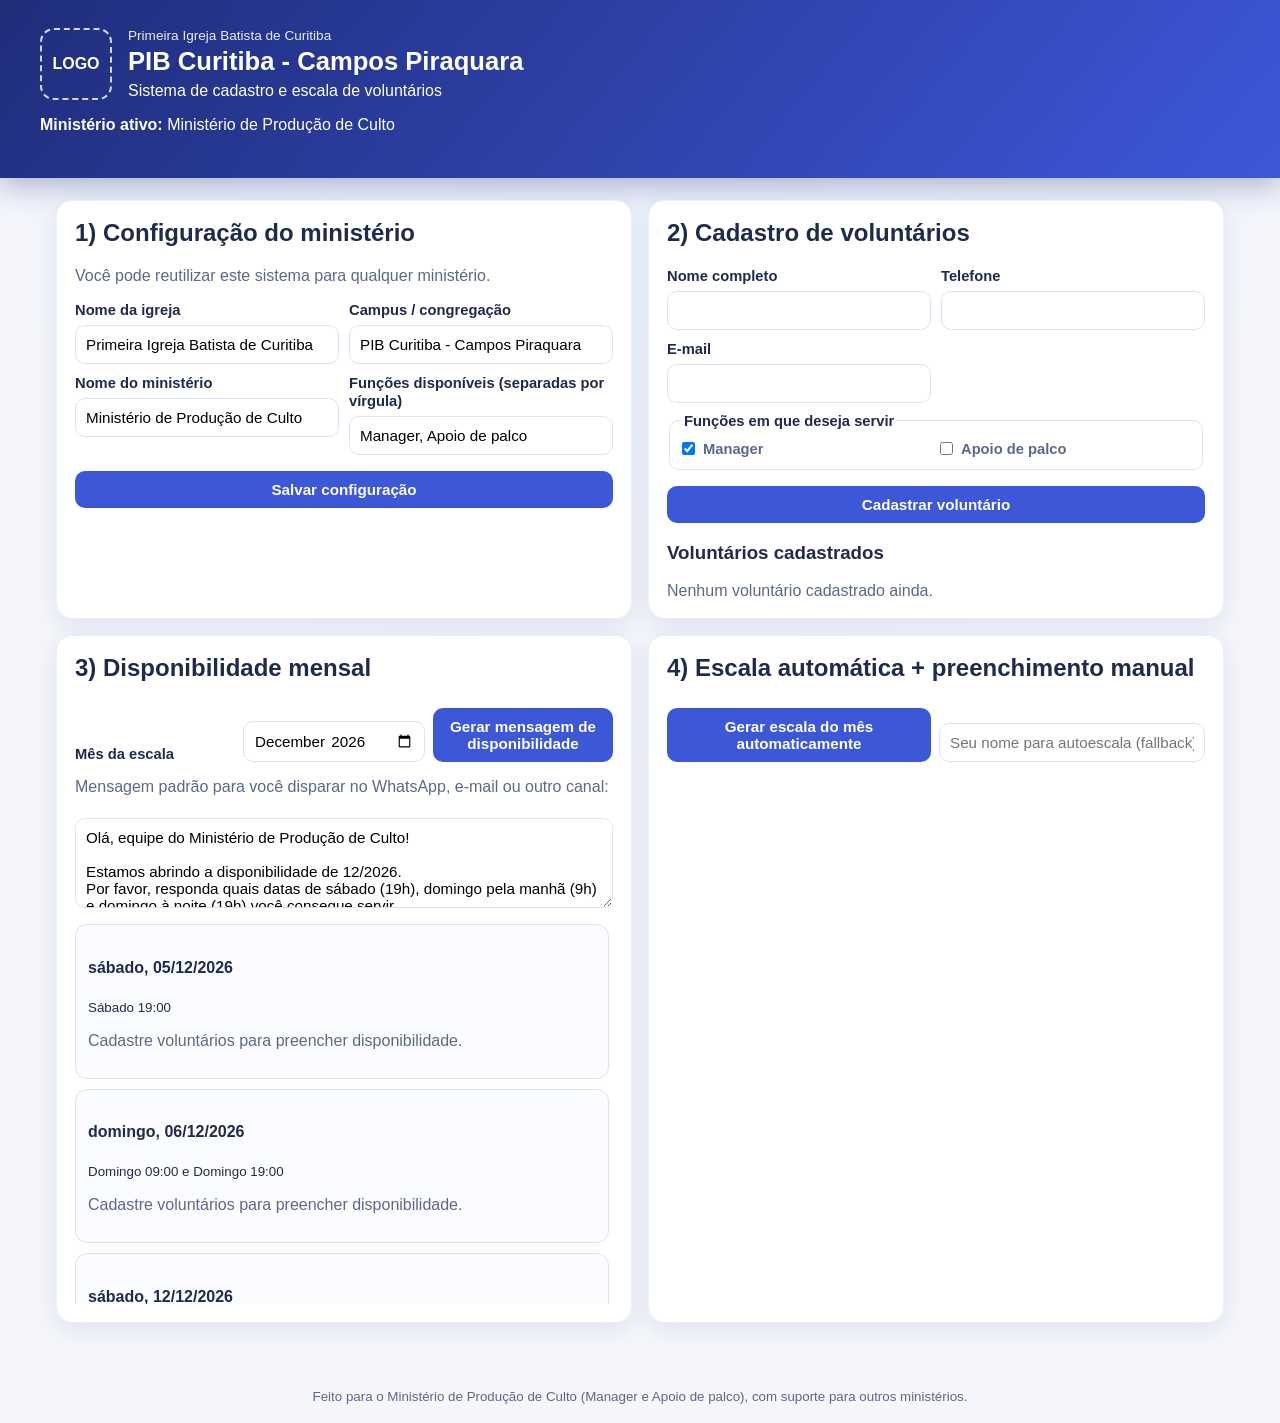
<file: index.html>
<!DOCTYPE html>
<html lang="pt-BR">
  <head>
    <meta charset="UTF-8" />
    <meta name="viewport" content="width=device-width, initial-scale=1.0" />
    <title>Escala de Voluntários | PIB Curitiba - Campos Piraquara</title>
    <link rel="stylesheet" href="styles.css" />
  </head>
  <body>
    <header class="hero">
      <div class="hero-brand">
        <div class="logo-placeholder" aria-label="Espaço para logo da igreja">LOGO</div>
        <div>
          <p class="eyebrow">Primeira Igreja Batista de Curitiba</p>
          <h1>PIB Curitiba - Campos Piraquara</h1>
          <p class="subtitle">Sistema de cadastro e escala de voluntários</p>
        </div>
      </div>

      <div class="hero-meta">
        <p><strong>Ministério ativo:</strong> <span id="active-ministry-name">Ministério de Produção de Culto</span></p>
      </div>
    </header>

    <main class="layout">
      <section class="card">
        <h2>1) Configuração do ministério</h2>
        <p class="muted">Você pode reutilizar este sistema para qualquer ministério.</p>

        <form id="ministry-form" class="form-grid">
          <div>
            <label for="church-name">Nome da igreja</label>
            <input id="church-name" type="text" required />
          </div>
          <div>
            <label for="campus-name">Campus / congregação</label>
            <input id="campus-name" type="text" required />
          </div>
          <div>
            <label for="ministry-name">Nome do ministério</label>
            <input id="ministry-name" type="text" required />
          </div>
          <div>
            <label for="roles-input">Funções disponíveis (separadas por vírgula)</label>
            <input id="roles-input" type="text" placeholder="Ex.: Manager, Apoio de palco" required />
          </div>
          <button type="submit">Salvar configuração</button>
        </form>
      </section>

      <section class="card">
        <h2>2) Cadastro de voluntários</h2>
        <form id="volunteer-form" class="form-grid">
          <div>
            <label for="volunteer-name">Nome completo</label>
            <input id="volunteer-name" type="text" required />
          </div>
          <div>
            <label for="volunteer-phone">Telefone</label>
            <input id="volunteer-phone" type="tel" required />
          </div>
          <div>
            <label for="volunteer-email">E-mail</label>
            <input id="volunteer-email" type="email" required />
          </div>

          <fieldset class="roles-fieldset">
            <legend>Funções em que deseja servir</legend>
            <div id="roles-checkboxes" class="checkbox-grid"></div>
          </fieldset>

          <button type="submit">Cadastrar voluntário</button>
        </form>

        <h3>Voluntários cadastrados</h3>
        <ul id="volunteers-list" class="list"></ul>
      </section>

      <section class="card">
        <h2>3) Disponibilidade mensal</h2>

        <div class="inline-row">
          <label for="month-picker">Mês da escala</label>
          <input id="month-picker" type="month" />
          <button id="send-request-button" type="button">Gerar mensagem de disponibilidade</button>
        </div>

        <p class="muted">Mensagem padrão para você disparar no WhatsApp, e-mail ou outro canal:</p>
        <textarea id="request-message" rows="4" readonly></textarea>

        <div id="availability-calendar" class="calendar"></div>
      </section>

      <section class="card">
        <h2>4) Escala automática + preenchimento manual</h2>
        <div class="inline-row">
          <button id="generate-schedule-button" type="button">Gerar escala do mês automaticamente</button>
          <input id="fallback-name" type="text" placeholder="Seu nome para autoescala (fallback)" />
        </div>

        <div id="schedule-output" class="schedule-output"></div>
      </section>
    </main>

    <footer>
      <small>
        Feito para o Ministério de Produção de Culto (Manager e Apoio de palco), com suporte para outros ministérios.
      </small>
    </footer>

    <script src="app.js"></script>
  </body>
</html>
</file>
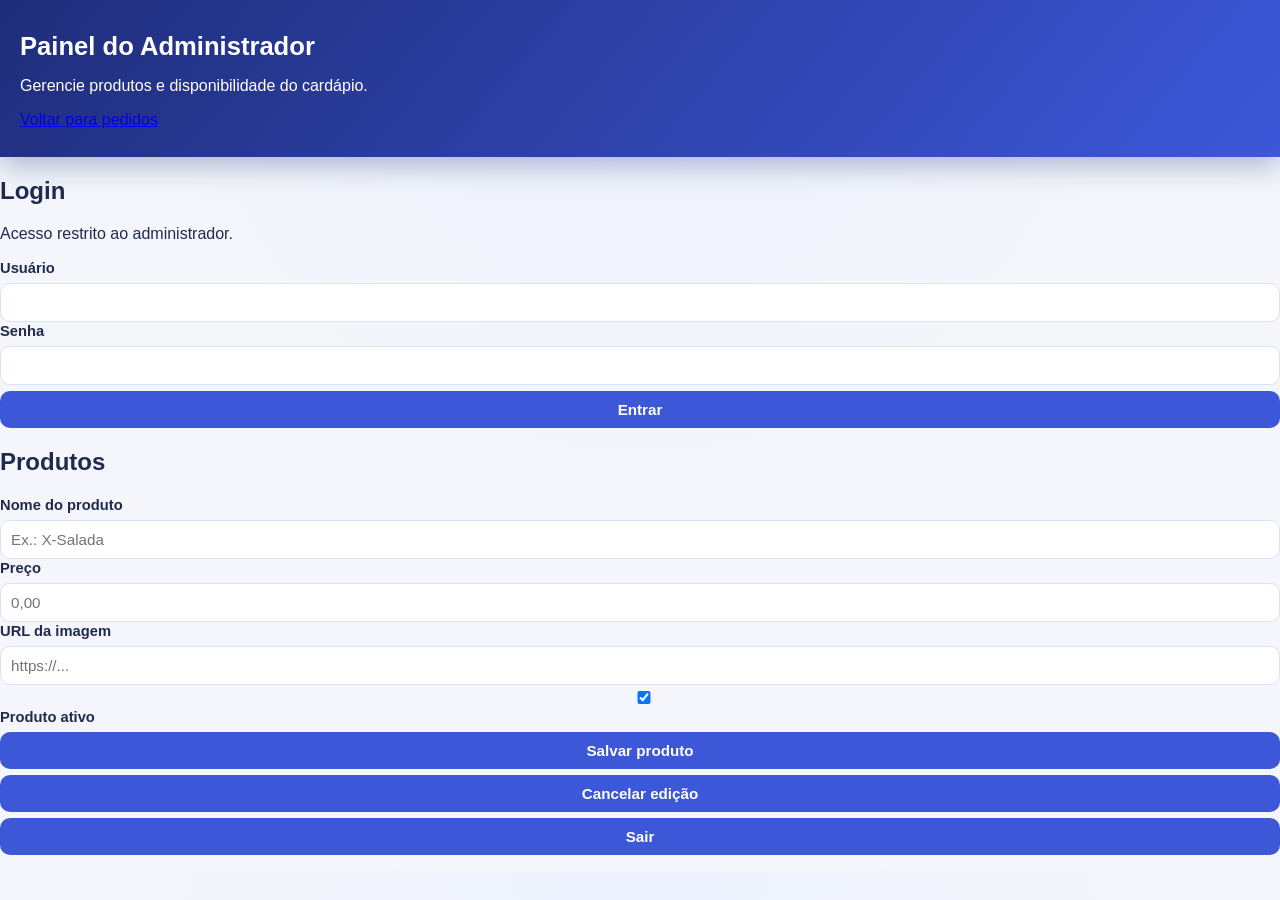
<file: admin.html>
<!DOCTYPE html>
<html lang="pt-BR">
  <head>
    <meta charset="UTF-8" />
    <meta name="viewport" content="width=device-width, initial-scale=1.0" />
    <title>Admin | Cardápio Digital</title>
    <link rel="stylesheet" href="styles.css" />
  </head>
  <body>
    <header class="hero">
      <h1>Painel do Administrador</h1>
      <p>Gerencie produtos e disponibilidade do cardápio.</p>
      <a class="admin-link" href="index.html">Voltar para pedidos</a>
    </header>

    <main class="container single-column">
      <section id="admin-login" class="admin-section">
        <h2>Login</h2>
        <p class="muted-text">Acesso restrito ao administrador.</p>
        <form id="admin-login-form" class="admin-form">
          <label for="admin-username">Usuário</label>
          <input id="admin-username" type="text" required />

          <label for="admin-password">Senha</label>
          <input id="admin-password" type="password" required />

          <button type="submit">Entrar</button>
        </form>
      </section>

      <section id="admin-panel" class="admin-section hidden">
        <h2>Produtos</h2>
        <p id="admin-source" class="muted-text"></p>

        <form id="admin-product-form" class="admin-form">
          <input id="admin-product-id" type="hidden" />

          <label for="admin-product-name">Nome do produto</label>
          <input id="admin-product-name" type="text" placeholder="Ex.: X-Salada" required />

          <label for="admin-product-price">Preço</label>
          <input id="admin-product-price" type="number" min="0" step="0.01" placeholder="0,00" required />

          <label for="admin-product-image">URL da imagem</label>
          <input id="admin-product-image" type="url" placeholder="https://..." />

          <label class="inline-checkbox" for="admin-product-active">
            <input id="admin-product-active" type="checkbox" checked /> Produto ativo
          </label>

          <div class="admin-actions">
            <button type="submit">Salvar produto</button>
            <button id="admin-cancel-edit" class="secondary-button" type="button">Cancelar edição</button>
            <button id="admin-logout" class="secondary-button" type="button">Sair</button>
          </div>
        </form>

        <ul id="admin-products-list" class="admin-products-list"></ul>
      </section>
    </main>

    <script src="admin.js"></script>
  </body>
</html>
</file>
<file: styles.css>
:root {
  --bg: #f4f6fb;
  --card: #ffffff;
  --primary: #3d57d9;
  --primary-dark: #2f43aa;
  --text: #1f2a4d;
  --muted: #5c688a;
  --danger: #d34747;
  --line: #dce2f5;
}

* {
  box-sizing: border-box;
  font-family: Inter, Arial, sans-serif;
}

body {
  margin: 0;
  color: var(--text);
  background: radial-gradient(circle at top, #eef2ff 0%, var(--bg) 45%);
}

.hero {
  padding: 28px 20px;
  background: linear-gradient(130deg, #1f2d7a, #3d57d9);
  color: white;
  box-shadow: 0 8px 28px rgba(33, 50, 125, 0.35);
}

.hero-brand {
  max-width: 1200px;
  margin: 0 auto;
  display: flex;
  gap: 16px;
  align-items: center;
}

.logo-placeholder {
  width: 72px;
  height: 72px;
  border: 2px dashed rgba(255, 255, 255, 0.8);
  border-radius: 14px;
  display: grid;
  place-items: center;
  font-weight: 700;
}

.eyebrow {
  margin: 0;
  font-size: 0.85rem;
  opacity: 0.9;
}

h1 {
  margin: 4px 0 6px;
  font-size: 1.6rem;
}

.subtitle {
  margin: 0;
}

.hero-meta {
  max-width: 1200px;
  margin: 12px auto 0;
}

.layout {
  max-width: 1200px;
  margin: 22px auto;
  padding: 0 16px 24px;
  display: grid;
  gap: 16px;
  grid-template-columns: repeat(2, minmax(0, 1fr));
}

.card {
  background: var(--card);
  border-radius: 16px;
  padding: 18px;
  box-shadow: 0 7px 24px rgba(21, 36, 92, 0.09);
  border: 1px solid #ebeffa;
}

.card h2 {
  margin-top: 0;
}

.form-grid {
  display: grid;
  grid-template-columns: 1fr 1fr;
  gap: 10px;
}

.form-grid fieldset,
.form-grid button {
  grid-column: 1 / -1;
}

label,
legend {
  font-size: 0.92rem;
  font-weight: 600;
}

input,
textarea,
button {
  width: 100%;
  margin-top: 6px;
  padding: 10px;
  border-radius: 10px;
  border: 1px solid var(--line);
  font-size: 0.95rem;
}

button {
  background: var(--primary);
  border: none;
  color: white;
  font-weight: 600;
  cursor: pointer;
}

button:hover {
  background: var(--primary-dark);
}

.roles-fieldset {
  border: 1px solid var(--line);
  border-radius: 10px;
  padding: 12px;
}

.checkbox-grid {
  display: grid;
  grid-template-columns: 1fr 1fr;
  gap: 8px;
}

.checkbox-item {
  display: flex;
  align-items: center;
  gap: 8px;
  color: var(--muted);
}

.checkbox-item input {
  width: auto;
  margin: 0;
}

.list {
  list-style: none;
  padding: 0;
  margin: 0;
}

.volunteer-item {
  border-bottom: 1px solid var(--line);
  padding: 10px 0;
  display: flex;
  justify-content: space-between;
  gap: 8px;
}

.volunteer-item small {
  display: block;
  color: var(--muted);
  margin-top: 4px;
}

.danger {
  background: var(--danger);
  width: auto;
  padding: 8px 12px;
  height: fit-content;
}

.inline-row {
  display: flex;
  gap: 8px;
  align-items: end;
  flex-wrap: wrap;
}

.inline-row > * {
  flex: 1;
}

.calendar {
  margin-top: 12px;
  display: grid;
  gap: 10px;
  max-height: 380px;
  overflow: auto;
  padding-right: 4px;
}

.date-card,
.schedule-card {
  border: 1px solid var(--line);
  border-radius: 12px;
  padding: 12px;
  background: #fbfcff;
}

.schedule-output {
  margin-top: 12px;
  display: grid;
  gap: 8px;
}

.muted,
.empty {
  color: var(--muted);
}

footer {
  text-align: center;
  padding: 18px;
  color: var(--muted);
}

@media (max-width: 900px) {
  .layout,
  .form-grid {
    grid-template-columns: 1fr;
  }

  .hero-brand {
    align-items: flex-start;
  }
}
</file>
